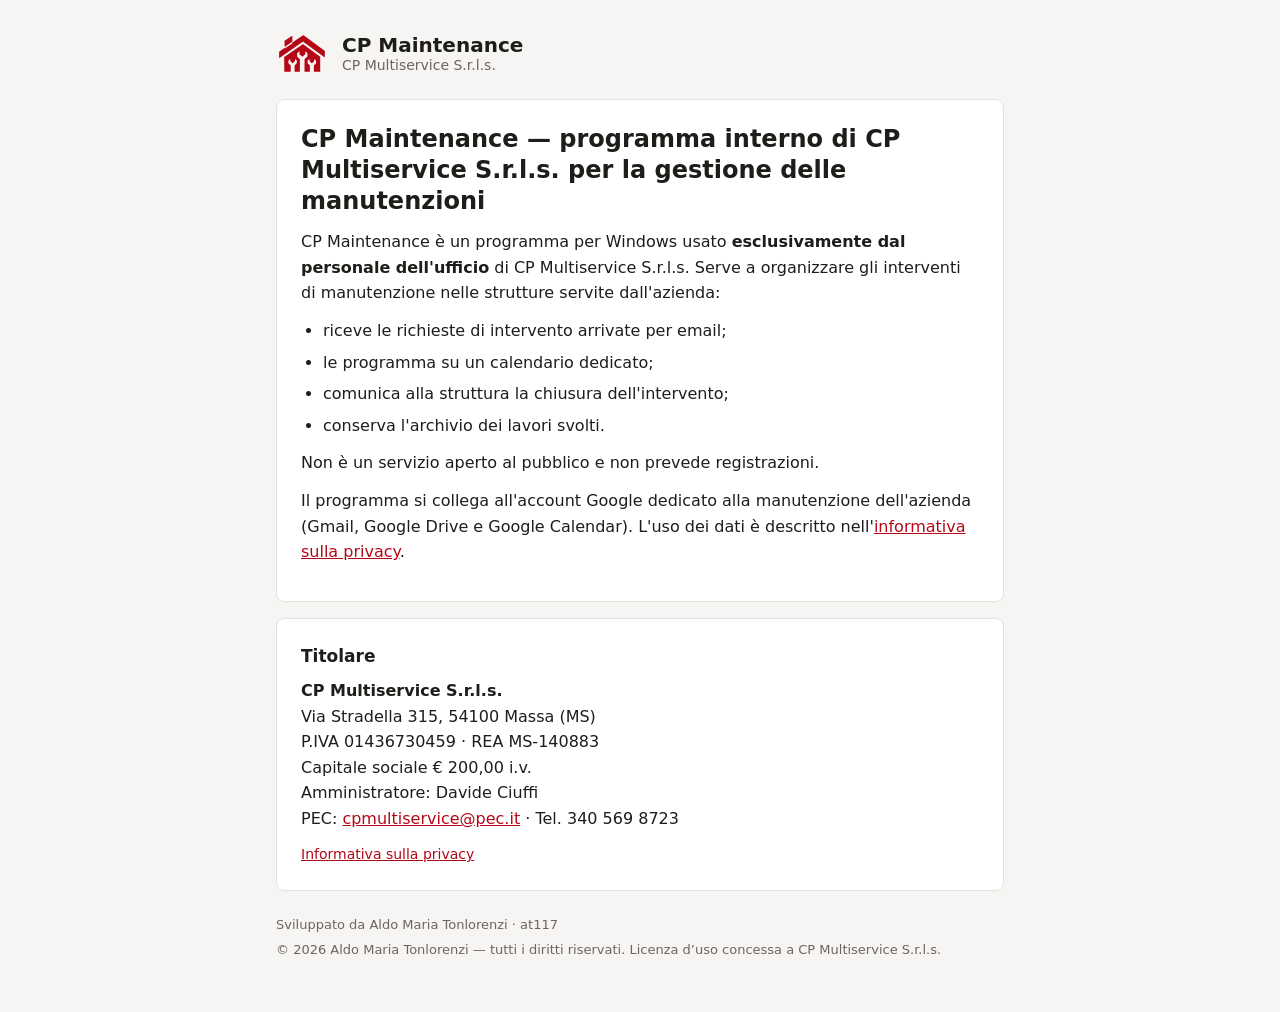
<file: index.html>
<!doctype html>
<html lang="it">
<head>
  <meta charset="utf-8">
  <meta name="viewport" content="width=device-width, initial-scale=1">
  <meta name="robots" content="noindex, nofollow">
  <title>CP Maintenance</title>
  <meta name="description" content="CP Maintenance, programma interno di CP Multiservice S.r.l.s. per la gestione delle manutenzioni.">
  <link rel="icon" type="image/svg+xml" href="assets/simbolo.svg">
  <link rel="stylesheet" href="assets/stile.css">
</head>
<body>
<main>
  <header>
    <img src="assets/simbolo.svg" alt="">
    <div class="nome">CP Maintenance<span>CP Multiservice S.r.l.s.</span></div>
  </header>

  <section class="scheda">
    <h1>CP Maintenance — programma interno di CP Multiservice S.r.l.s. per la gestione delle manutenzioni</h1>
    <p>CP Maintenance è un programma per Windows usato <strong>esclusivamente dal personale dell'ufficio</strong> di CP Multiservice S.r.l.s. Serve a organizzare gli interventi di manutenzione nelle strutture servite dall'azienda:</p>
    <ul>
      <li>riceve le richieste di intervento arrivate per email;</li>
      <li>le programma su un calendario dedicato;</li>
      <li>comunica alla struttura la chiusura dell'intervento;</li>
      <li>conserva l'archivio dei lavori svolti.</li>
    </ul>
    <p>Non è un servizio aperto al pubblico e non prevede registrazioni.</p>
    <p>Il programma si collega all'account Google dedicato alla manutenzione dell'azienda (Gmail, Google Drive e Google Calendar). L'uso dei dati è descritto nell'<a href="privacy.html">informativa sulla privacy</a>.</p>
  </section>

  <section class="scheda">
    <h2>Titolare</h2>
    <p>
      <strong>CP Multiservice S.r.l.s.</strong><br>
      Via Stradella 315, 54100 Massa (MS)<br>
      P.IVA 01436730459 · REA MS-140883<br>
      Capitale sociale € 200,00 i.v.<br>
      Amministratore: Davide Ciuffi<br>
      PEC: <a href="mailto:cpmultiservice@pec.it">cpmultiservice@pec.it</a> · Tel. 340 569 8723
    </p>
    <nav><a href="privacy.html">Informativa sulla privacy</a></nav>
  </section>

  <footer>
    <p>Sviluppato da Aldo Maria Tonlorenzi · at117</p>
    <p>© 2026 Aldo Maria Tonlorenzi — tutti i diritti riservati. Licenza d’uso concessa a CP Multiservice S.r.l.s.</p>
  </footer>
</main>
</body>
</html>
</file>
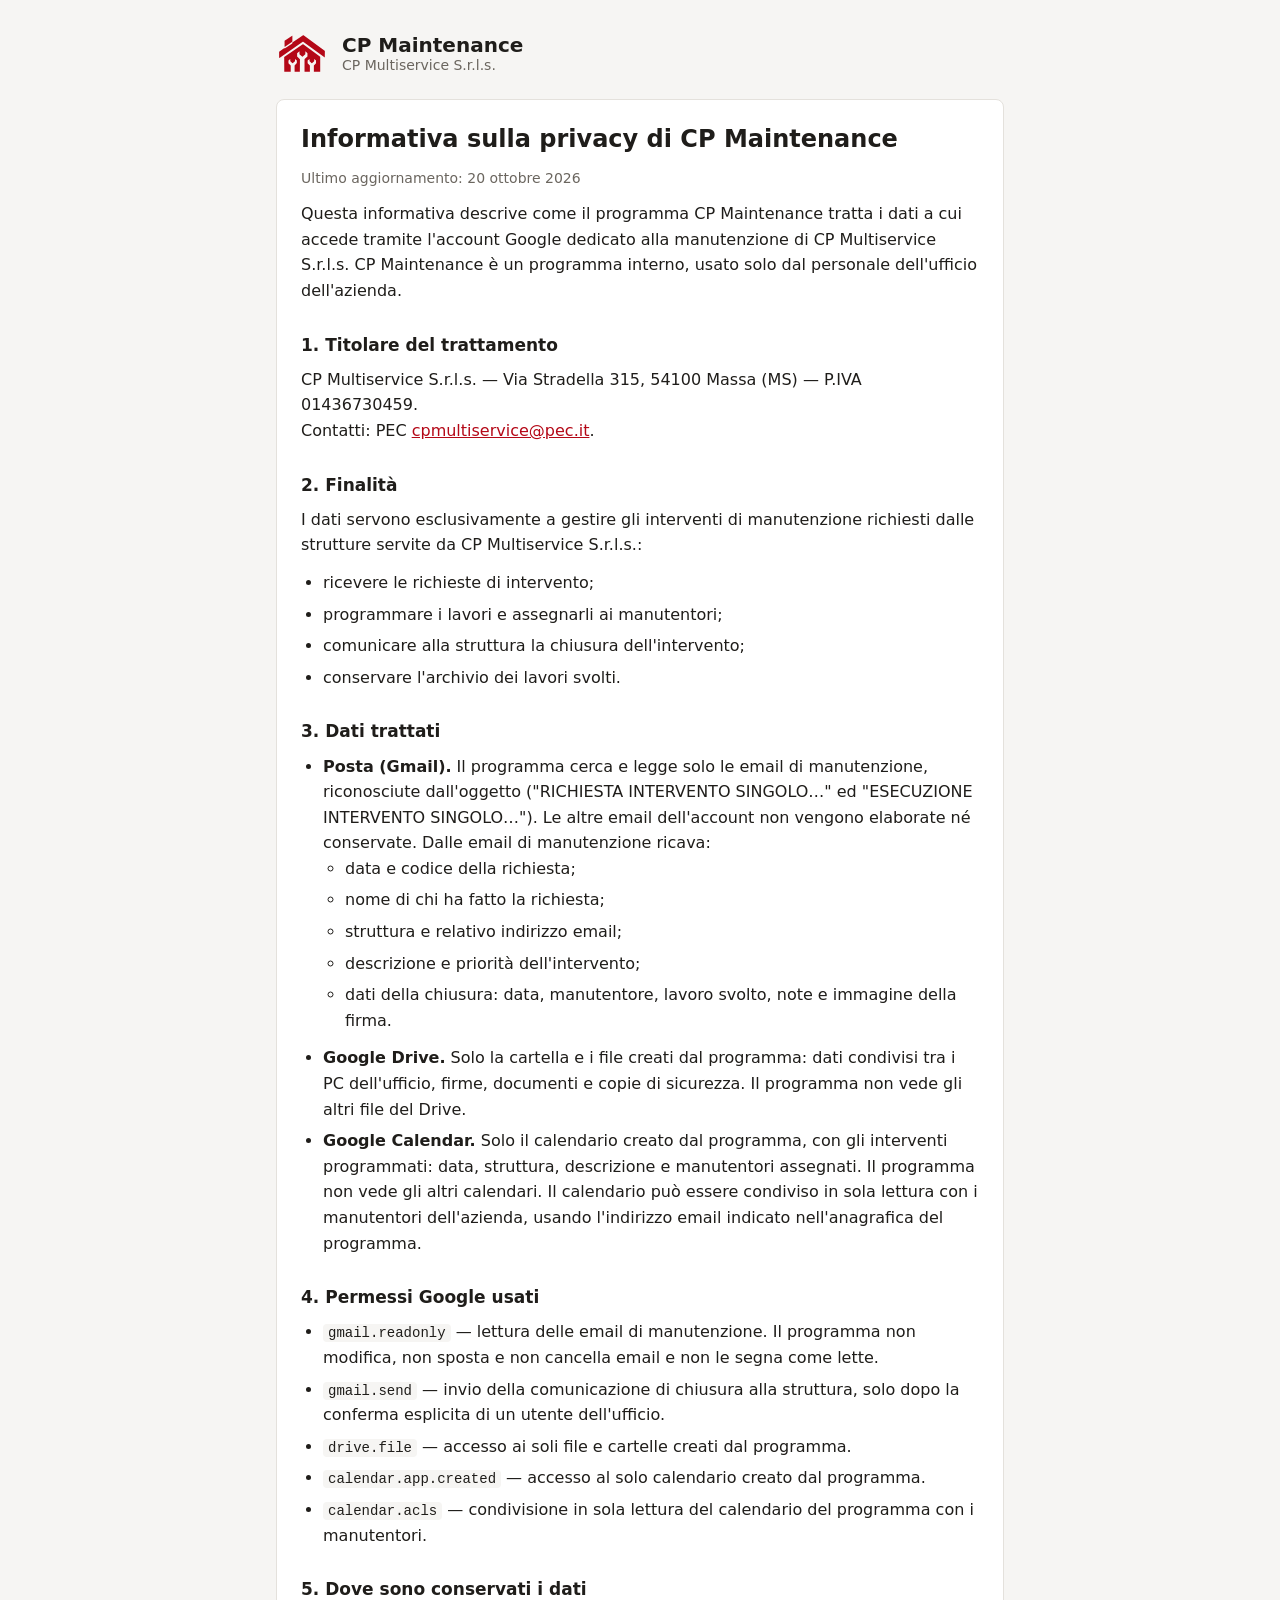
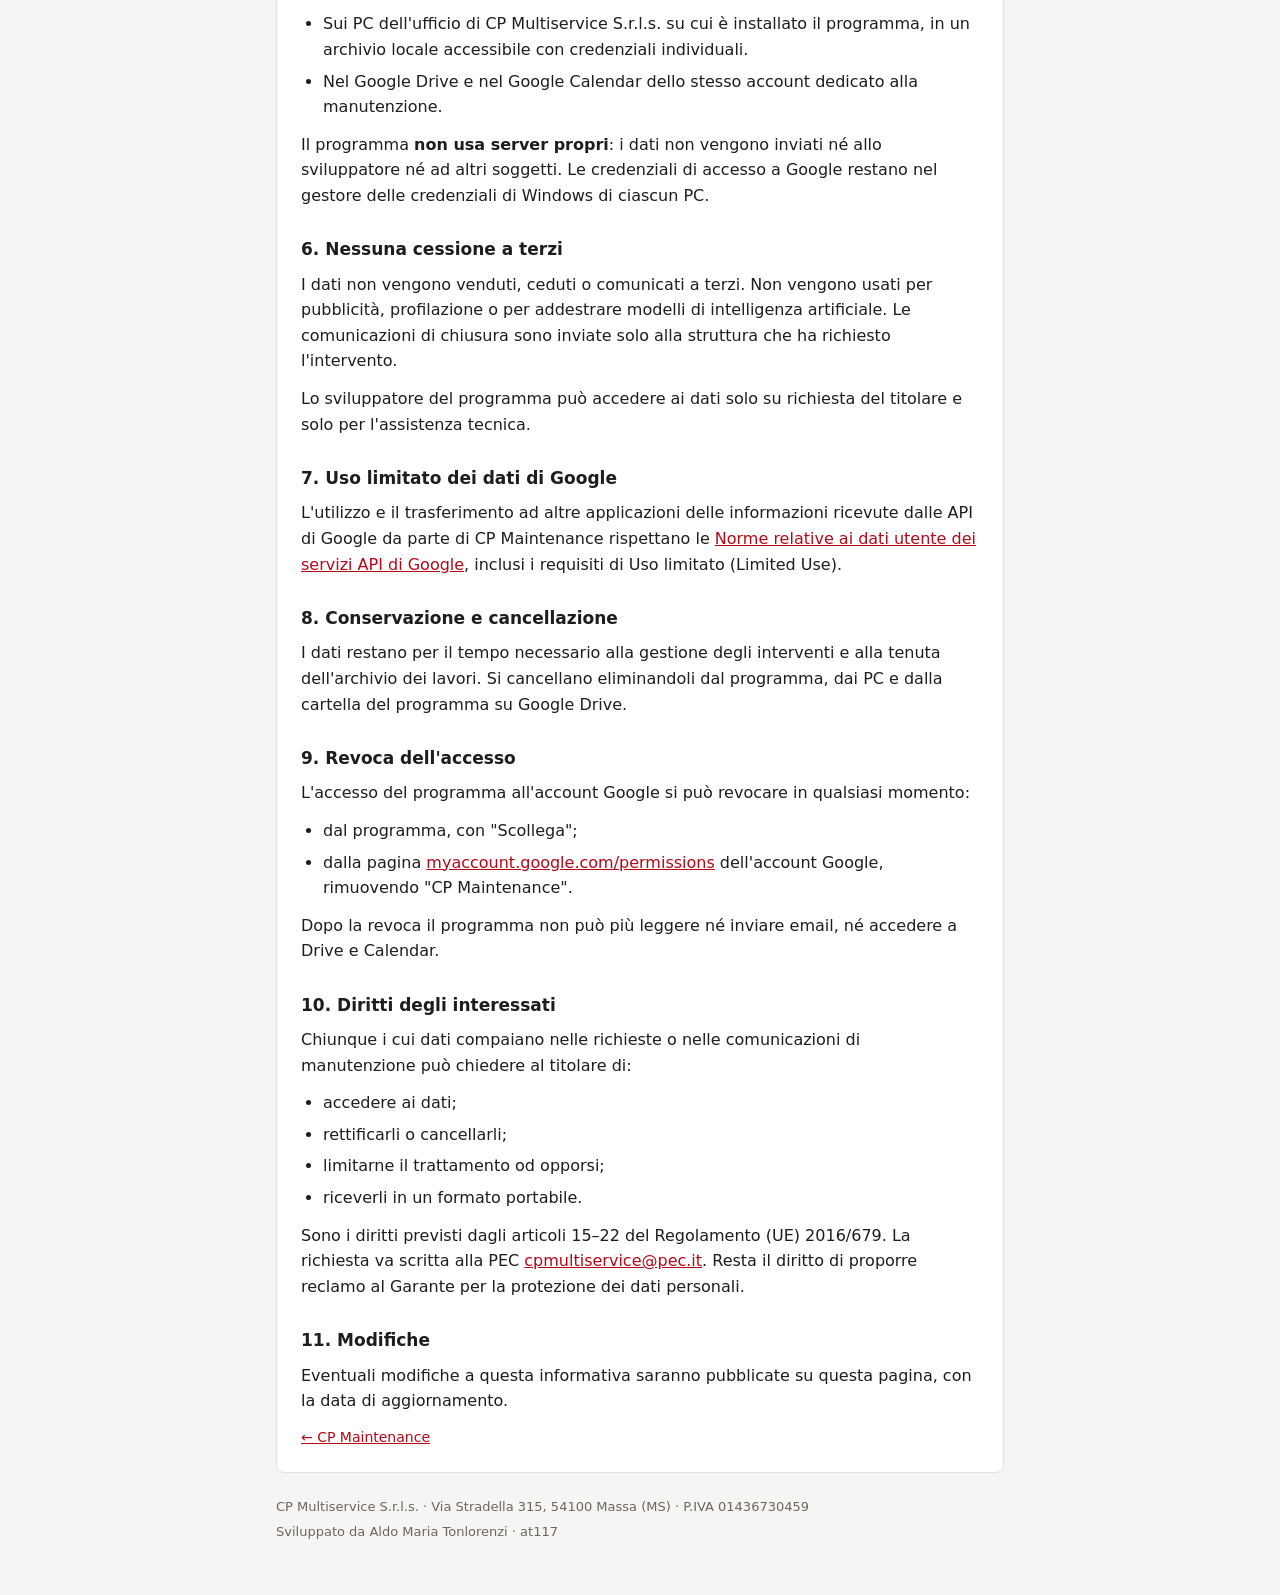
<file: privacy.html>
<!doctype html>
<html lang="it">
<head>
  <meta charset="utf-8">
  <meta name="viewport" content="width=device-width, initial-scale=1">
  <meta name="robots" content="noindex, nofollow">
  <title>Informativa privacy – CP Maintenance</title>
  <meta name="description" content="Informativa sulla privacy del programma CP Maintenance di CP Multiservice S.r.l.s.">
  <link rel="icon" type="image/svg+xml" href="assets/simbolo.svg">
  <link rel="stylesheet" href="assets/stile.css">
</head>
<body>
<main>
  <header>
    <img src="assets/simbolo.svg" alt="">
    <div class="nome">CP Maintenance<span>CP Multiservice S.r.l.s.</span></div>
  </header>

  <section class="scheda">
    <h1>Informativa sulla privacy di CP Maintenance</h1>
    <p class="muted">Ultimo aggiornamento: 20 ottobre 2026</p>
    <p>Questa informativa descrive come il programma CP Maintenance tratta i dati a cui accede tramite l'account Google dedicato alla manutenzione di CP Multiservice S.r.l.s. CP Maintenance è un programma interno, usato solo dal personale dell'ufficio dell'azienda.</p>

    <h2>1. Titolare del trattamento</h2>
    <p>CP Multiservice S.r.l.s. — Via Stradella 315, 54100 Massa (MS) — P.IVA 01436730459.<br>
      Contatti: PEC <a href="mailto:cpmultiservice@pec.it">cpmultiservice@pec.it</a>.</p>

    <h2>2. Finalità</h2>
    <p>I dati servono esclusivamente a gestire gli interventi di manutenzione richiesti dalle strutture servite da CP Multiservice S.r.l.s.:</p>
    <ul>
      <li>ricevere le richieste di intervento;</li>
      <li>programmare i lavori e assegnarli ai manutentori;</li>
      <li>comunicare alla struttura la chiusura dell'intervento;</li>
      <li>conservare l'archivio dei lavori svolti.</li>
    </ul>

    <h2>3. Dati trattati</h2>
    <ul>
      <li><strong>Posta (Gmail).</strong> Il programma cerca e legge solo le email di manutenzione, riconosciute dall'oggetto ("RICHIESTA INTERVENTO SINGOLO…" ed "ESECUZIONE INTERVENTO SINGOLO…"). Le altre email dell'account non vengono elaborate né conservate. Dalle email di manutenzione ricava:
        <ul>
          <li>data e codice della richiesta;</li>
          <li>nome di chi ha fatto la richiesta;</li>
          <li>struttura e relativo indirizzo email;</li>
          <li>descrizione e priorità dell'intervento;</li>
          <li>dati della chiusura: data, manutentore, lavoro svolto, note e immagine della firma.</li>
        </ul>
      </li>
      <li><strong>Google Drive.</strong> Solo la cartella e i file creati dal programma: dati condivisi tra i PC dell'ufficio, firme, documenti e copie di sicurezza. Il programma non vede gli altri file del Drive.</li>
      <li><strong>Google Calendar.</strong> Solo il calendario creato dal programma, con gli interventi programmati: data, struttura, descrizione e manutentori assegnati. Il programma non vede gli altri calendari. Il calendario può essere condiviso in sola lettura con i manutentori dell'azienda, usando l'indirizzo email indicato nell'anagrafica del programma.</li>
    </ul>

    <h2>4. Permessi Google usati</h2>
    <ul>
      <li><code>gmail.readonly</code> — lettura delle email di manutenzione. Il programma non modifica, non sposta e non cancella email e non le segna come lette.</li>
      <li><code>gmail.send</code> — invio della comunicazione di chiusura alla struttura, solo dopo la conferma esplicita di un utente dell'ufficio.</li>
      <li><code>drive.file</code> — accesso ai soli file e cartelle creati dal programma.</li>
      <li><code>calendar.app.created</code> — accesso al solo calendario creato dal programma.</li>
      <li><code>calendar.acls</code> — condivisione in sola lettura del calendario del programma con i manutentori.</li>
    </ul>

    <h2>5. Dove sono conservati i dati</h2>
    <ul>
      <li>Sui PC dell'ufficio di CP Multiservice S.r.l.s. su cui è installato il programma, in un archivio locale accessibile con credenziali individuali.</li>
      <li>Nel Google Drive e nel Google Calendar dello stesso account dedicato alla manutenzione.</li>
    </ul>
    <p>Il programma <strong>non usa server propri</strong>: i dati non vengono inviati né allo sviluppatore né ad altri soggetti. Le credenziali di accesso a Google restano nel gestore delle credenziali di Windows di ciascun PC.</p>

    <h2>6. Nessuna cessione a terzi</h2>
    <p>I dati non vengono venduti, ceduti o comunicati a terzi. Non vengono usati per pubblicità, profilazione o per addestrare modelli di intelligenza artificiale. Le comunicazioni di chiusura sono inviate solo alla struttura che ha richiesto l'intervento.</p>
    <p>Lo sviluppatore del programma può accedere ai dati solo su richiesta del titolare e solo per l'assistenza tecnica.</p>

    <h2>7. Uso limitato dei dati di Google</h2>
    <p>L'utilizzo e il trasferimento ad altre applicazioni delle informazioni ricevute dalle API di Google da parte di CP Maintenance rispettano le <a href="https://developers.google.com/terms/api-services-user-data-policy" rel="noopener">Norme relative ai dati utente dei servizi API di Google</a>, inclusi i requisiti di Uso limitato (Limited Use).</p>

    <h2>8. Conservazione e cancellazione</h2>
    <p>I dati restano per il tempo necessario alla gestione degli interventi e alla tenuta dell'archivio dei lavori. Si cancellano eliminandoli dal programma, dai PC e dalla cartella del programma su Google Drive.</p>

    <h2>9. Revoca dell'accesso</h2>
    <p>L'accesso del programma all'account Google si può revocare in qualsiasi momento:</p>
    <ul>
      <li>dal programma, con "Scollega";</li>
      <li>dalla pagina <a href="https://myaccount.google.com/permissions" rel="noopener">myaccount.google.com/permissions</a> dell'account Google, rimuovendo "CP Maintenance".</li>
    </ul>
    <p>Dopo la revoca il programma non può più leggere né inviare email, né accedere a Drive e Calendar.</p>

    <h2>10. Diritti degli interessati</h2>
    <p>Chiunque i cui dati compaiano nelle richieste o nelle comunicazioni di manutenzione può chiedere al titolare di:</p>
    <ul>
      <li>accedere ai dati;</li>
      <li>rettificarli o cancellarli;</li>
      <li>limitarne il trattamento od opporsi;</li>
      <li>riceverli in un formato portabile.</li>
    </ul>
    <p>Sono i diritti previsti dagli articoli 15–22 del Regolamento (UE) 2016/679. La richiesta va scritta alla PEC <a href="mailto:cpmultiservice@pec.it">cpmultiservice@pec.it</a>. Resta il diritto di proporre reclamo al Garante per la protezione dei dati personali.</p>

    <h2>11. Modifiche</h2>
    <p>Eventuali modifiche a questa informativa saranno pubblicate su questa pagina, con la data di aggiornamento.</p>
    <nav><a href="index.html">← CP Maintenance</a></nav>
  </section>

  <footer>
    <p>CP Multiservice S.r.l.s. · Via Stradella 315, 54100 Massa (MS) · P.IVA 01436730459</p>
    <p>Sviluppato da Aldo Maria Tonlorenzi · at117</p>
  </footer>
</main>
</body>
</html>
</file>
<file: assets/stile.css>
/* Stile delle pagine pubbliche di CP Maintenance (token da DIREZIONE_GRAFICA.md). Nessuna risorsa esterna. */
:root {
  --brand: #B40817;
  --bg: #F6F5F3;
  --surface: #FFFFFF;
  --border: #E4E1DC;
  --text: #1F1D1A;
  --text-muted: #6B665F;
}
* { box-sizing: border-box; }
html { -webkit-text-size-adjust: 100%; }
body {
  margin: 0;
  background: var(--bg);
  color: var(--text);
  font-family: "Segoe UI", system-ui, -apple-system, "Helvetica Neue", Arial, sans-serif;
  font-size: 16px;
  line-height: 1.6;
}
main { max-width: 760px; margin: 0 auto; padding: 32px 16px 48px; }
header { display: flex; align-items: center; gap: 14px; margin-bottom: 24px; }
header img { width: 52px; height: auto; }
header .nome { font-size: 20px; font-weight: 600; line-height: 1.2; }
header .nome span { display: block; font-size: 14px; font-weight: 400; color: var(--text-muted); }
.scheda { background: var(--surface); border: 1px solid var(--border); border-radius: 8px; padding: 24px; }
.scheda + .scheda { margin-top: 16px; }
h1 { font-size: 24px; font-weight: 600; margin: 0 0 12px; line-height: 1.3; }
h2 { font-size: 17px; font-weight: 600; margin: 28px 0 8px; }
h2:first-child { margin-top: 0; }
p, ul { margin: 0 0 12px; }
ul { padding-left: 22px; }
li { margin-bottom: 6px; }
a { color: var(--brand); }
a:focus-visible { outline: 2px solid var(--brand); outline-offset: 2px; }
code { font-family: Consolas, "SF Mono", monospace; font-size: 14px; background: var(--bg); padding: 1px 5px; border-radius: 4px; word-break: break-all; }
.muted { color: var(--text-muted); font-size: 14px; }
footer { margin-top: 24px; font-size: 13px; color: var(--text-muted); }
footer p { margin: 0 0 4px; }
nav { margin-top: 12px; font-size: 14px; }
@media (max-width: 480px) { h1 { font-size: 21px; } .scheda { padding: 18px; } }
</file>
